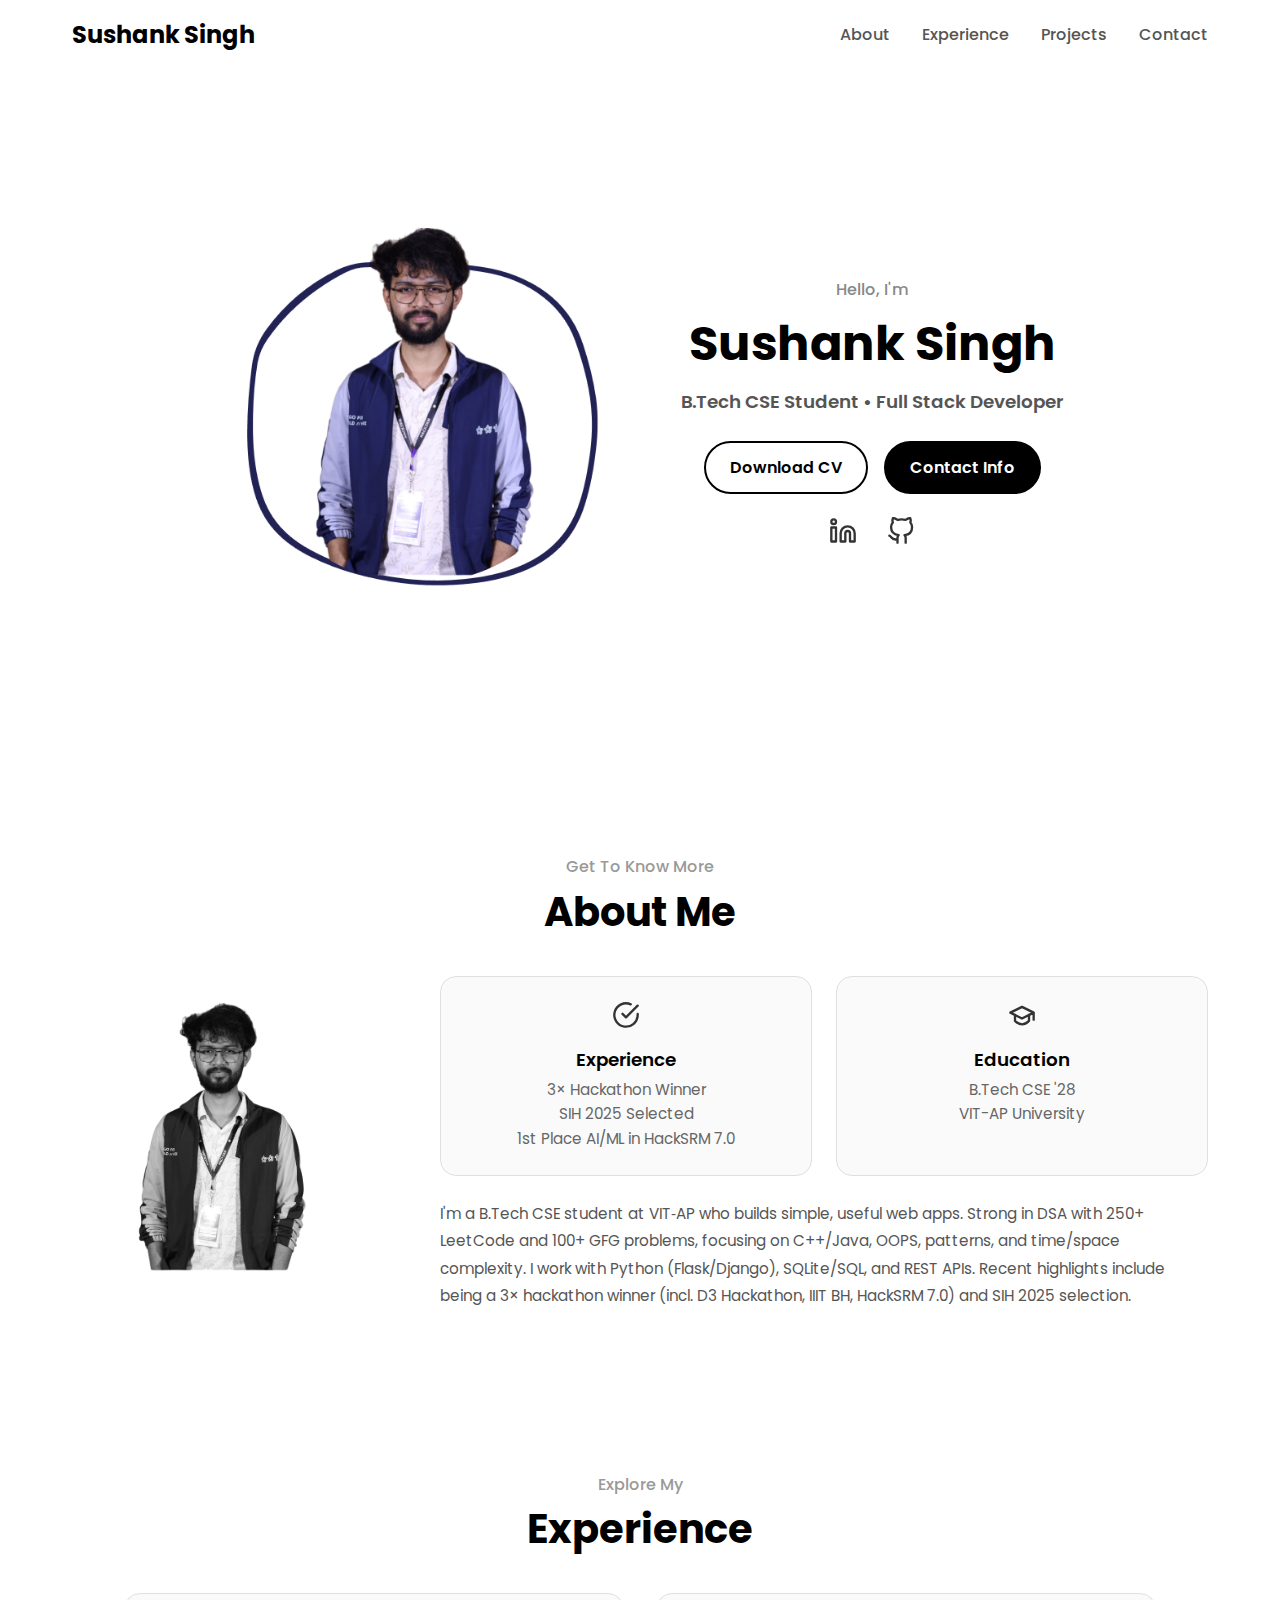
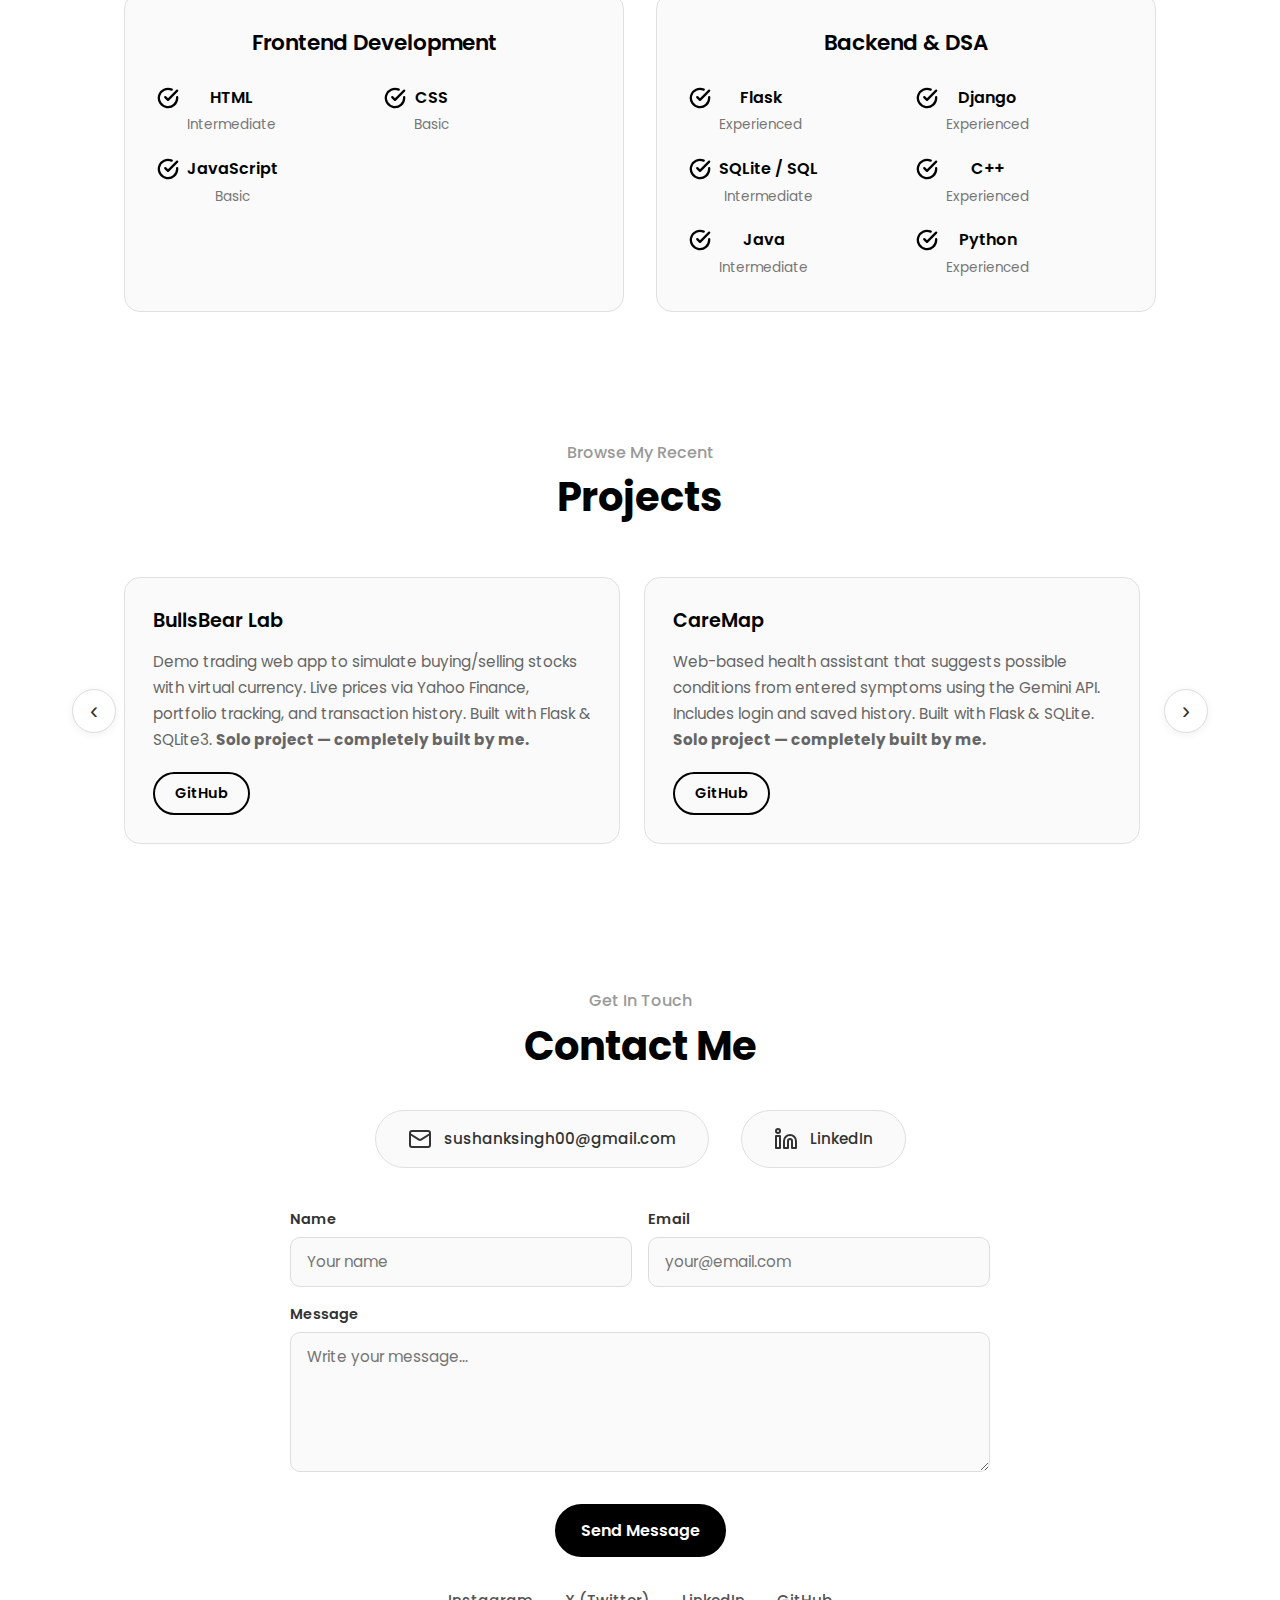
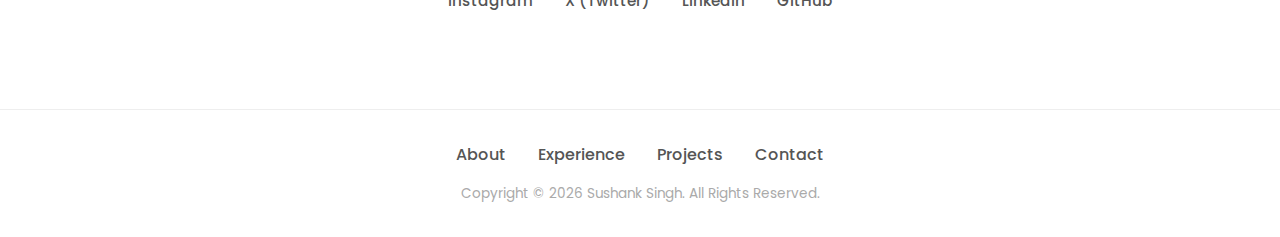
<file: index.html>
<!DOCTYPE html>
<html lang="en">
<head>
  <meta charset="UTF-8" />
  <meta name="viewport" content="width=device-width, initial-scale=1.0" />
  <title>Sushank Singh | Portfolio</title>
  <link href="https://fonts.googleapis.com/css2?family=Poppins:wght@300;400;500;600;700&display=swap" rel="stylesheet">
  <link rel="stylesheet" href="css/styles-v2.css">
</head>
<body>

  <!-- Desktop Nav -->
  <nav id="desktop-nav">
    <div class="nav-brand">Sushank Singh</div>
    <ul class="nav-links">
      <li><a href="#about">About</a></li>
      <li><a href="#experience">Experience</a></li>
      <li><a href="#projects">Projects</a></li>
      <li><a href="#contact">Contact</a></li>
    </ul>
  </nav>

  <!-- Hamburger Nav (mobile) -->
  <nav id="hamburger-nav">
    <div class="nav-brand">Sushank Singh</div>
    <div class="hamburger-menu">
      <div class="hamburger-icon" onclick="toggleMenu()">
        <span></span>
        <span></span>
        <span></span>
      </div>
      <div class="menu-links">
        <li><a href="#about" onclick="toggleMenu()">About</a></li>
        <li><a href="#experience" onclick="toggleMenu()">Experience</a></li>
        <li><a href="#projects" onclick="toggleMenu()">Projects</a></li>
        <li><a href="#contact" onclick="toggleMenu()">Contact</a></li>
      </div>
    </div>
  </nav>

  <!-- Hero / Profile -->
  <section id="profile">
    <div class="section__pic-container">
      <div class="hero-circle">
        <img src="assets/hero-circle.png" alt="Sushank Singh profile picture" />
      </div>
    </div>
    <div class="section__text">
      <p class="section__text__p1">Hello, I'm</p>
      <h1 class="title">Sushank Singh</h1>
      <p class="section__text__p2">B.Tech CSE Student &bull; Full Stack Developer</p>
      <div class="btn-container">
        <a href="assets/resume.pdf" target="_blank" rel="noopener" class="btn btn-outline">Download CV</a>
        <a href="#contact" class="btn btn-filled">Contact Info</a>
      </div>
      <div id="socials-container">
        <a href="https://www.linkedin.com/in/sushank-singh-92a80731a/" target="_blank" rel="noopener" aria-label="LinkedIn" class="social-icon">
          <svg xmlns="http://www.w3.org/2000/svg" width="28" height="28" viewBox="0 0 24 24" fill="none" stroke="currentColor" stroke-width="2" stroke-linecap="round" stroke-linejoin="round"><path d="M16 8a6 6 0 0 1 6 6v7h-4v-7a2 2 0 0 0-4 0v7h-4v-7a6 6 0 0 1 6-6z"/><rect x="2" y="9" width="4" height="12"/><circle cx="4" cy="4" r="2"/></svg>
        </a>
        <a href="https://github.com/sushanksingh00/" target="_blank" rel="noopener" aria-label="GitHub" class="social-icon">
          <svg xmlns="http://www.w3.org/2000/svg" width="28" height="28" viewBox="0 0 24 24" fill="none" stroke="currentColor" stroke-width="2" stroke-linecap="round" stroke-linejoin="round"><path d="M9 19c-5 1.5-5-2.5-7-3m14 6v-3.87a3.37 3.37 0 0 0-.94-2.61c3.14-.35 6.44-1.54 6.44-7A5.44 5.44 0 0 0 20 4.77 5.07 5.07 0 0 0 19.91 1S18.73.65 16 2.48a13.38 13.38 0 0 0-7 0C6.27.65 5.09 1 5.09 1A5.07 5.07 0 0 0 5 4.77a5.44 5.44 0 0 0-1.5 3.78c0 5.42 3.3 6.61 6.44 7A3.37 3.37 0 0 0 9 18.13V22"/></svg>
        </a>
      </div>
    </div>
  </section>

  <!-- About -->
  <section id="about">
    <p class="section__text__p1">Get To Know More</p>
    <h1 class="title">About Me</h1>
    <div class="section-container">
      <div class="section__pic-container about-pic">
        <img src="assets/hero.png" alt="About Sushank Singh" />
      </div>
      <div class="about-details-container">
        <div class="about-containers">
          <div class="details-container">
            <svg xmlns="http://www.w3.org/2000/svg" width="28" height="28" viewBox="0 0 24 24" fill="none" stroke="currentColor" stroke-width="2" stroke-linecap="round" stroke-linejoin="round"><path d="M22 11.08V12a10 10 0 1 1-5.93-9.14"/><polyline points="22 4 12 14.01 9 11.01"/></svg>
            <h3>Experience</h3>
            <p>3× Hackathon Winner<br/>SIH 2025 Selected<br/>1st Place AI/ML in HackSRM 7.0</p>
          </div>
          <div class="details-container">
            <svg xmlns="http://www.w3.org/2000/svg" width="28" height="28" viewBox="0 0 24 24" fill="none" stroke="currentColor" stroke-width="2" stroke-linecap="round" stroke-linejoin="round"><path d="M22 10v6M2 10l10-5 10 5-10 5z"/><path d="M6 12v5c3 3 6 3 6 3s3 0 6-3v-5"/></svg>
            <h3>Education</h3>
            <p>B.Tech CSE '28<br/>VIT-AP University</p>
          </div>
        </div>
        <div class="text-container">
          <p>
            I'm a B.Tech CSE student at VIT‑AP who builds simple, useful web apps. Strong in DSA with 250+ LeetCode and 100+ GFG problems, focusing on C++/Java, OOPS, patterns, and time/space complexity. I work with Python (Flask/Django), SQLite/SQL, and REST APIs. Recent highlights include being a 3× hackathon winner (incl. D3 Hackathon, IIIT BH, HackSRM 7.0) and SIH 2025 selection.
          </p>
        </div>
      </div>
    </div>
  </section>

  <!-- Experience -->
  <section id="experience">
    <p class="section__text__p1">Explore My</p>
    <h1 class="title">Experience</h1>
    <div class="experience-details-container">
      <div class="details-container">
        <h2 class="experience-sub-title">Frontend Development</h2>
        <div class="article-container">
          <article>
            <svg xmlns="http://www.w3.org/2000/svg" width="22" height="22" viewBox="0 0 24 24" fill="none" stroke="currentColor" stroke-width="2.5" stroke-linecap="round" stroke-linejoin="round"><path d="M22 11.08V12a10 10 0 1 1-5.93-9.14"/><polyline points="22 4 12 14.01 9 11.01"/></svg>
            <div>
              <h3>HTML</h3>
              <p>Intermediate</p>
            </div>
          </article>
          <article>
            <svg xmlns="http://www.w3.org/2000/svg" width="22" height="22" viewBox="0 0 24 24" fill="none" stroke="currentColor" stroke-width="2.5" stroke-linecap="round" stroke-linejoin="round"><path d="M22 11.08V12a10 10 0 1 1-5.93-9.14"/><polyline points="22 4 12 14.01 9 11.01"/></svg>
            <div>
              <h3>CSS</h3>
              <p>Basic</p>
            </div>
          </article>
          <article>
            <svg xmlns="http://www.w3.org/2000/svg" width="22" height="22" viewBox="0 0 24 24" fill="none" stroke="currentColor" stroke-width="2.5" stroke-linecap="round" stroke-linejoin="round"><path d="M22 11.08V12a10 10 0 1 1-5.93-9.14"/><polyline points="22 4 12 14.01 9 11.01"/></svg>
            <div>
              <h3>JavaScript</h3>
              <p>Basic</p>
            </div>
          </article>
        </div>
      </div>
      <div class="details-container">
        <h2 class="experience-sub-title">Backend &amp; DSA</h2>
        <div class="article-container">
          <article>
            <svg xmlns="http://www.w3.org/2000/svg" width="22" height="22" viewBox="0 0 24 24" fill="none" stroke="currentColor" stroke-width="2.5" stroke-linecap="round" stroke-linejoin="round"><path d="M22 11.08V12a10 10 0 1 1-5.93-9.14"/><polyline points="22 4 12 14.01 9 11.01"/></svg>
            <div>
              <h3>Flask</h3>
              <p>Experienced</p>
            </div>
          </article>
          <article>
            <svg xmlns="http://www.w3.org/2000/svg" width="22" height="22" viewBox="0 0 24 24" fill="none" stroke="currentColor" stroke-width="2.5" stroke-linecap="round" stroke-linejoin="round"><path d="M22 11.08V12a10 10 0 1 1-5.93-9.14"/><polyline points="22 4 12 14.01 9 11.01"/></svg>
            <div>
              <h3>Django</h3>
              <p>Experienced</p>
            </div>
          </article>
          <article>
            <svg xmlns="http://www.w3.org/2000/svg" width="22" height="22" viewBox="0 0 24 24" fill="none" stroke="currentColor" stroke-width="2.5" stroke-linecap="round" stroke-linejoin="round"><path d="M22 11.08V12a10 10 0 1 1-5.93-9.14"/><polyline points="22 4 12 14.01 9 11.01"/></svg>
            <div>
              <h3>SQLite / SQL</h3>
              <p>Intermediate</p>
            </div>
          </article>
          <article>
            <svg xmlns="http://www.w3.org/2000/svg" width="22" height="22" viewBox="0 0 24 24" fill="none" stroke="currentColor" stroke-width="2.5" stroke-linecap="round" stroke-linejoin="round"><path d="M22 11.08V12a10 10 0 1 1-5.93-9.14"/><polyline points="22 4 12 14.01 9 11.01"/></svg>
            <div>
              <h3>C++</h3>
              <p>Experienced</p>
            </div>
          </article>
          <article>
            <svg xmlns="http://www.w3.org/2000/svg" width="22" height="22" viewBox="0 0 24 24" fill="none" stroke="currentColor" stroke-width="2.5" stroke-linecap="round" stroke-linejoin="round"><path d="M22 11.08V12a10 10 0 1 1-5.93-9.14"/><polyline points="22 4 12 14.01 9 11.01"/></svg>
            <div>
              <h3>Java</h3>
              <p>Intermediate</p>
            </div>
          </article>
          <article>
            <svg xmlns="http://www.w3.org/2000/svg" width="22" height="22" viewBox="0 0 24 24" fill="none" stroke="currentColor" stroke-width="2.5" stroke-linecap="round" stroke-linejoin="round"><path d="M22 11.08V12a10 10 0 1 1-5.93-9.14"/><polyline points="22 4 12 14.01 9 11.01"/></svg>
            <div>
              <h3>Python</h3>
              <p>Experienced</p>
            </div>
          </article>
        </div>
      </div>
    </div>
  </section>

  <!-- Projects -->
  <section id="projects">
    <p class="section__text__p1">Browse My Recent</p>
    <h1 class="title">Projects</h1>
    <div class="carousel-wrapper">
      <button class="carousel-btn carousel-btn--left" aria-label="Previous" onclick="scrollCarousel(-1)">&#8249;</button>
      <div class="carousel-track">
        <div class="details-container project-card">
          <h2 class="project-title">BullsBear Lab</h2>
          <p class="project-desc">Demo trading web app to simulate buying/selling stocks with virtual currency. Live prices via Yahoo Finance, portfolio tracking, and transaction history. Built with Flask &amp; SQLite3. <strong>Solo project — completely built by me.</strong></p>
          <div class="btn-container">
            <a href="https://github.com/sushanksingh00/Finance-App" target="_blank" rel="noopener" class="btn btn-outline btn-sm">GitHub</a>
          </div>
        </div>
        <div class="details-container project-card">
          <h2 class="project-title">CareMap</h2>
          <p class="project-desc">Web-based health assistant that suggests possible conditions from entered symptoms using the Gemini API. Includes login and saved history. Built with Flask &amp; SQLite. <strong>Solo project — completely built by me.</strong></p>
          <div class="btn-container">
            <a href="https://github.com/sushanksingh00/CareMap" target="_blank" rel="noopener" class="btn btn-outline btn-sm">GitHub</a>
          </div>
        </div>
        <div class="details-container project-card">
          <h2 class="project-title">Market Nearby</h2>
          <p class="project-desc">Django app to find nearby shops (within 10 km) and check item availability, with roles for customer, shopkeeper, and admin. <strong>Solo project — completely built by me.</strong></p>
          <div class="btn-container">
            <a href="https://github.com/sushanksingh00/market-nearby" target="_blank" rel="noopener" class="btn btn-outline btn-sm">GitHub</a>
          </div>
        </div>
        <div class="details-container project-card">
          <h2 class="project-title">SafePassage</h2>
          <p class="project-desc">Computes a safety index for road segments then recommends the safest route. <strong>Group project — my contributions: pothole detection API, ambulance siren detection ML model, and parts of the backend.</strong></p>
          <div class="btn-container">
            <a href="https://github.com/Atharv714/Safe-Passage" target="_blank" rel="noopener" class="btn btn-outline btn-sm">GitHub</a>
          </div>
        </div>
      </div>
      <button class="carousel-btn carousel-btn--right" aria-label="Next" onclick="scrollCarousel(1)">&#8250;</button>
    </div>
  </section>

  <!-- Contact -->
  <section id="contact">
    <p class="section__text__p1">Get In Touch</p>
    <h1 class="title">Contact Me</h1>
    <div class="contact-info-upper-container">
      <div class="contact-info-container">
        <svg xmlns="http://www.w3.org/2000/svg" width="24" height="24" viewBox="0 0 24 24" fill="none" stroke="currentColor" stroke-width="2" stroke-linecap="round" stroke-linejoin="round"><rect width="20" height="16" x="2" y="4" rx="2"/><path d="m22 7-8.97 5.7a1.94 1.94 0 0 1-2.06 0L2 7"/></svg>
        <p><a href="mailto:sushanksingh00@gmail.com">sushanksingh00@gmail.com</a></p>
      </div>
      <div class="contact-info-container">
        <svg xmlns="http://www.w3.org/2000/svg" width="24" height="24" viewBox="0 0 24 24" fill="none" stroke="currentColor" stroke-width="2" stroke-linecap="round" stroke-linejoin="round"><path d="M16 8a6 6 0 0 1 6 6v7h-4v-7a2 2 0 0 0-4 0v7h-4v-7a6 6 0 0 1 6-6z"/><rect x="2" y="9" width="4" height="12"/><circle cx="4" cy="4" r="2"/></svg>
        <p><a href="https://www.linkedin.com/in/sushank-singh-92a80731a/" target="_blank" rel="noopener">LinkedIn</a></p>
      </div>
    </div>
    <form action="https://formspree.io/f/xldpqewl" method="POST" class="contact-form">
      <div class="form-row">
        <div>
          <label for="name">Name</label>
          <input type="text" id="name" name="name" placeholder="Your name" required />
        </div>
        <div>
          <label for="email">Email</label>
          <input type="email" id="email" name="email" placeholder="your@email.com" required />
        </div>
      </div>
      <div>
        <label for="message">Message</label>
        <textarea id="message" name="message" placeholder="Write your message..." required></textarea>
      </div>
      <div class="form-actions">
        <button type="submit" class="btn btn-filled">Send Message</button>
      </div>
    </form>

    <div class="socials-row">
      <a href="https://www.instagram.com/29sushank/" target="_blank" rel="noopener">Instagram</a>
      <a href="https://x.com/2929sushank/" target="_blank" rel="noopener">X (Twitter)</a>
      <a href="https://www.linkedin.com/in/sushank-singh-92a80731a/" target="_blank" rel="noopener">LinkedIn</a>
      <a href="https://github.com/sushanksingh00/" target="_blank" rel="noopener">GitHub</a>
    </div>
  </section>

  <footer>
    <nav>
      <ul class="nav-links footer-links">
        <li><a href="#about">About</a></li>
        <li><a href="#experience">Experience</a></li>
        <li><a href="#projects">Projects</a></li>
        <li><a href="#contact">Contact</a></li>
      </ul>
    </nav>
    <p>Copyright &copy; 2026 Sushank Singh. All Rights Reserved.</p>
  </footer>

  <script>
    function toggleMenu() {
      const menu = document.querySelector('.menu-links');
      const icon = document.querySelector('.hamburger-icon');
      menu.classList.toggle('open');
      icon.classList.toggle('open');
    }

    function scrollCarousel(direction) {
      const track = document.querySelector('.carousel-track');
      const cardWidth = track.querySelector('.project-card').offsetWidth + 24; // card + gap
      track.scrollBy({ left: direction * cardWidth, behavior: 'smooth' });
    }
  </script>
</body>
</html>
</file>
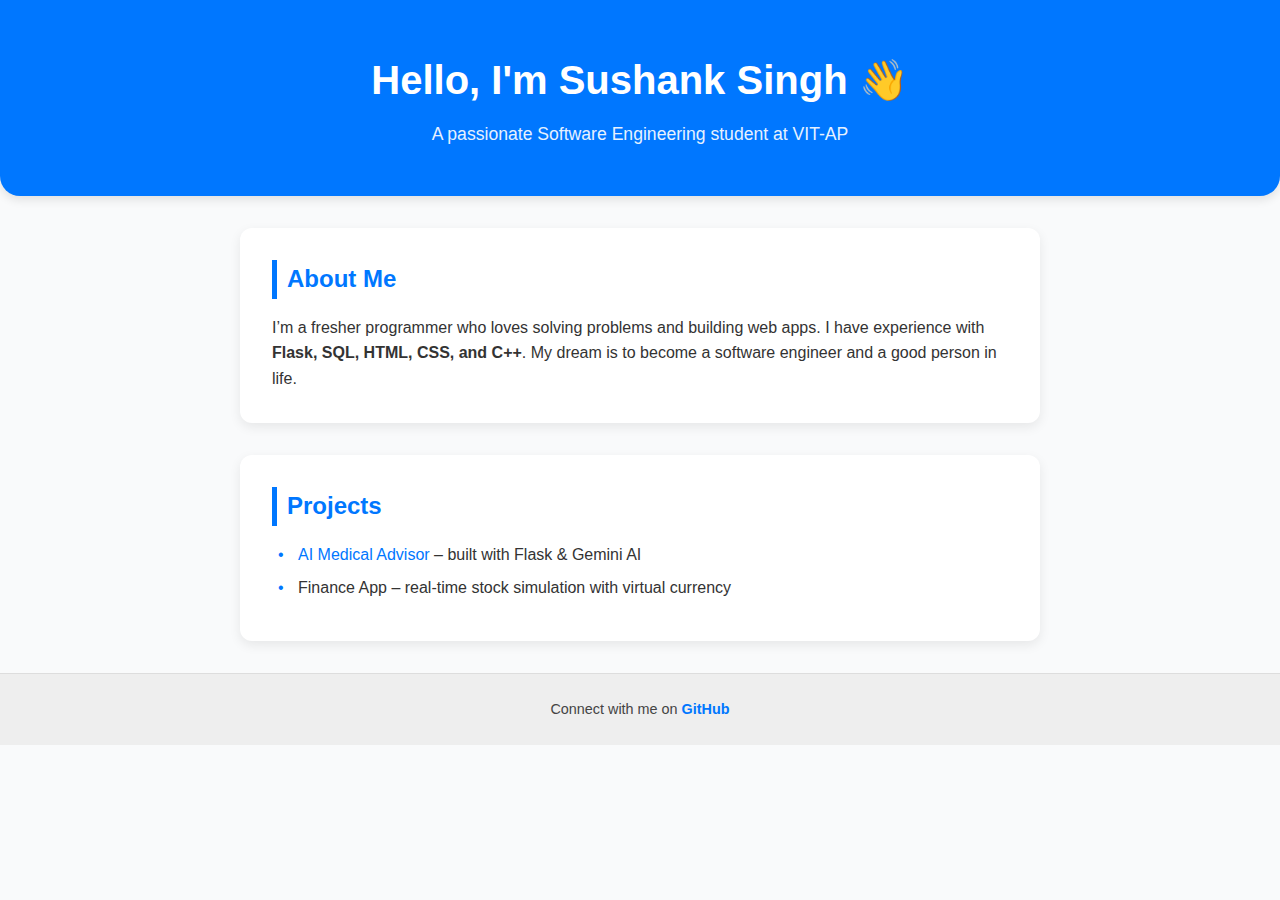
<file: about-me.html>
<!DOCTYPE html>
<html lang="en">
<head>
  <meta charset="UTF-8" />
  <meta name="viewport" content="width=device-width, initial-scale=1.0" />
  <title>About Me - Sushank Singh</title>

  <style>
    /* 🌈 Basic Reset */
    * {
      margin: 0;
      padding: 0;
      box-sizing: border-box;
    }

    body {
      font-family: 'Segoe UI', sans-serif;
      background: #f9fafb;
      color: #333;
      line-height: 1.6;
    }

    header {
      background: #0077ff;
      color: white;
      text-align: center;
      padding: 3rem 1rem;
      border-bottom-left-radius: 20px;
      border-bottom-right-radius: 20px;
      box-shadow: 0 4px 10px rgba(0,0,0,0.1);
    }

    header h1 {
      font-size: 2.5rem;
      margin-bottom: 0.5rem;
    }

    header p {
      font-size: 1.1rem;
      opacity: 0.9;
    }

    section {
      padding: 2rem;
      max-width: 800px;
      margin: 2rem auto;
      background: white;
      border-radius: 12px;
      box-shadow: 0 4px 12px rgba(0,0,0,0.08);
    }

    h2 {
      color: #0077ff;
      margin-bottom: 1rem;
      border-left: 5px solid #0077ff;
      padding-left: 10px;
    }

    ul {
      list-style: none;
      padding-left: 1rem;
    }

    ul li {
      margin: 0.5rem 0;
      padding-left: 10px;
      position: relative;
    }

    ul li::before {
      content: "•";
      color: #0077ff;
      position: absolute;
      left: -10px;
    }

    a {
      color: #0077ff;
      text-decoration: none;
    }

    a:hover {
      text-decoration: underline;
    }

    footer {
      text-align: center;
      padding: 1.5rem;
      background: #eee;
      color: #444;
      border-top: 1px solid #ddd;
      font-size: 0.9rem;
    }

    footer a {
      color: #0077ff;
      font-weight: bold;
    }

    /* 📱 Responsive */
    @media (max-width: 600px) {
      header h1 {
        font-size: 2rem;
      }
      section {
        margin: 1rem;
        padding: 1.5rem;
      }
    }
  </style>
</head>
<body>
  <header>
    <h1>Hello, I'm Sushank Singh 👋</h1>
    <p>A passionate Software Engineering student at VIT-AP</p>
  </header>

  <section id="about">
    <h2>About Me</h2>
    <p>
      I’m a fresher programmer who loves solving problems and building web apps.
      I have experience with <strong>Flask, SQL, HTML, CSS, and C++</strong>.
      My dream is to become a software engineer and a good person in life.
    </p>
  </section>

  <section id="projects">
    <h2>Projects</h2>
    <ul>
      <li><a href="https://github.com/sushanksingh00/First-Hackathon" target="_blank">AI Medical Advisor</a> – built with Flask & Gemini AI</li>
      <li>Finance App – real-time stock simulation with virtual currency</li>
    </ul>
  </section>

  <footer>
    <p>Connect with me on 
      <a href="https://github.com/sushanksingh00" target="_blank">GitHub</a>
    </p>
  </footer>
</body>
</html>
</file>
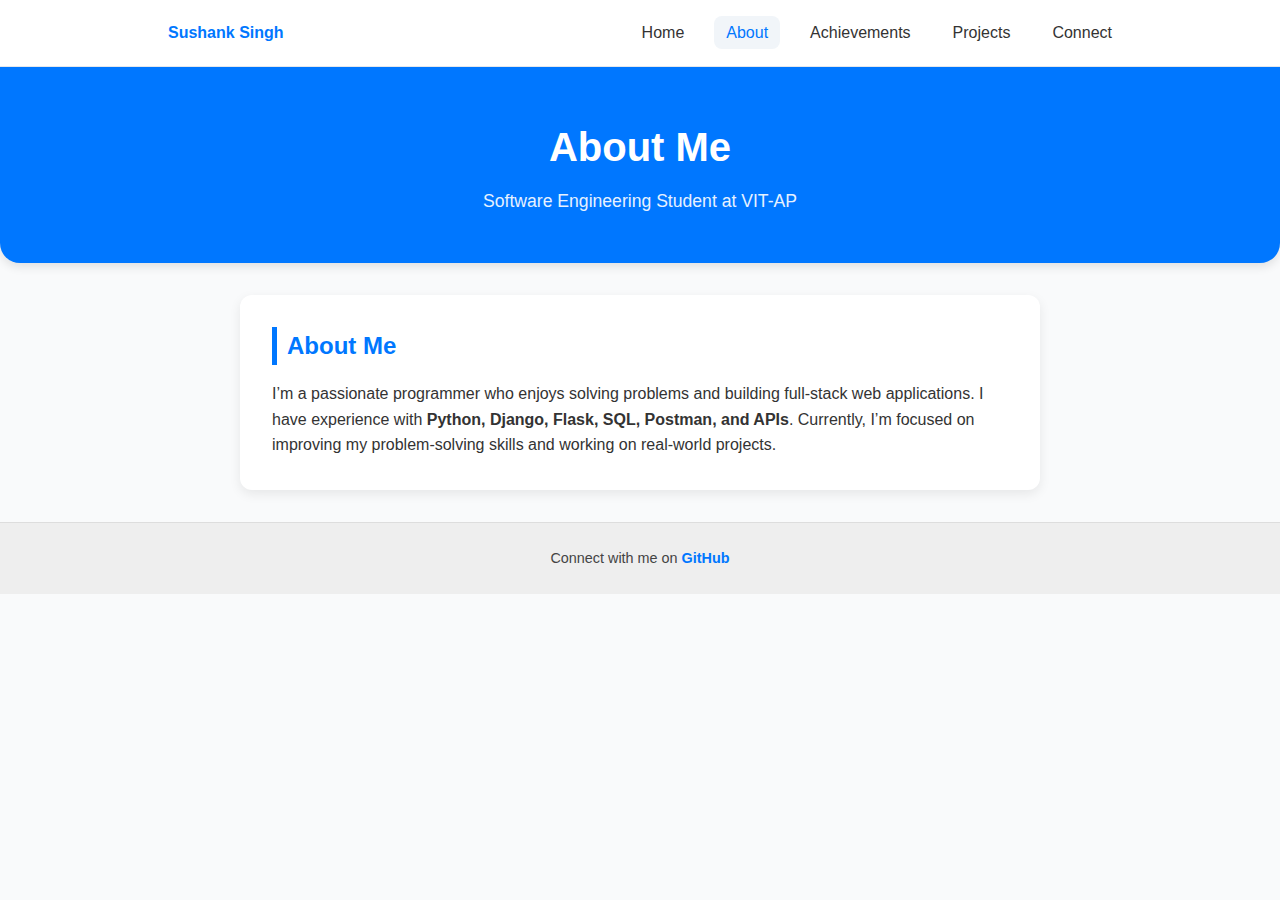
<file: about.html>
<!DOCTYPE html>
<html lang="en">
<head>
  <meta charset="UTF-8" />
  <meta name="viewport" content="width=device-width, initial-scale=1.0" />
  <title>About - Sushank Singh</title>
  <style>
    * { margin: 0; padding: 0; box-sizing: border-box; }
    body { font-family: 'Segoe UI', sans-serif; background: #f9fafb; color: #333; line-height: 1.6; }
    html { scroll-behavior: smooth; }
    nav { position: sticky; top: 0; background: #fff; border-bottom: 1px solid #e5e7eb; z-index: 1000; }
    .navbar { max-width: 1000px; margin: 0 auto; display: flex; align-items: center; justify-content: space-between; padding: 0.75rem 1rem; position: relative; }
    .navbar .brand { font-weight: 700; color: #0077ff; }
    .navbar ul { display: flex; gap: 0.5rem; list-style: none; padding: 0; margin: 0; }
    .navbar ul li::before { content: none; }
    .navbar a { color: #333; padding: 0.5rem 0.75rem; border-radius: 8px; font-weight: 500; text-decoration: none; }
    .navbar a:hover { background: #f1f5f9; color: #0077ff; }
    .navbar a.active { background: #f1f5f9; color: #0077ff; }
    #nav-toggle { position: absolute; opacity: 0; pointer-events: none; }
    .hamburger { display: none; font-size: 1.25rem; padding: 0.4rem 0.6rem; border-radius: 8px; cursor: pointer; }
    section { scroll-margin-top: 80px; }
    @media (max-width: 700px) {
      .hamburger { display: block; }
      .navbar ul { display: none; position: absolute; right: 1rem; top: 52px; background: #fff; border: 1px solid #e5e7eb; border-radius: 10px; box-shadow: 0 8px 24px rgba(0,0,0,0.08); padding: 0.5rem; flex-direction: column; min-width: 200px; }
      #nav-toggle:checked + label + ul { display: flex; }
      .navbar a { display: block; }
    }
    header { background: #0077ff; color: white; text-align: center; padding: 3rem 1rem; border-bottom-left-radius: 20px; border-bottom-right-radius: 20px; box-shadow: 0 4px 10px rgba(0,0,0,0.1); }
    header h1 { font-size: 2.5rem; margin-bottom: 0.5rem; }
    header p { font-size: 1.1rem; opacity: 0.9; }
    section { padding: 2rem; max-width: 800px; margin: 2rem auto; background: white; border-radius: 12px; box-shadow: 0 4px 12px rgba(0,0,0,0.08); }
    h2 { color: #0077ff; margin-bottom: 1rem; border-left: 5px solid #0077ff; padding-left: 10px; }
    ul { list-style: none; padding-left: 1rem; }
    ul li { margin: 0.5rem 0; padding-left: 10px; position: relative; }
    ul li::before { content: "•"; color: #0077ff; position: absolute; left: -10px; }
    a { color: #0077ff; text-decoration: none; }
    a:hover { text-decoration: underline; }
    footer { text-align: center; padding: 1.5rem; background: #eee; color: #444; border-top: 1px solid #ddd; font-size: 0.9rem; }
    footer a { color: #0077ff; font-weight: bold; }
  </style>
</head>
<body>
  <nav>
    <div class="navbar">
      <a class="brand" href="index.html">Sushank Singh</a>
      <input id="nav-toggle" type="checkbox" />
      <label for="nav-toggle" class="hamburger" aria-label="Toggle navigation">☰</label>
      <ul>
        <li><a href="index.html">Home</a></li>
        <li><a class="active" href="about.html">About</a></li>
        <li><a href="achievements.html">Achievements</a></li>
        <li><a href="projects.html">Projects</a></li>
        <li><a href="connect.html">Connect</a></li>
      </ul>
    </div>
  </nav>

  <header>
    <h1>About Me</h1>
    <p>Software Engineering Student at VIT-AP</p>
  </header>

  <section id="about">
    <h2>About Me</h2>
    <p>
      I’m a passionate programmer who enjoys solving problems and building full-stack web applications.
      I have experience with <strong>Python, Django, Flask, SQL, Postman, and APIs</strong>.
      Currently, I’m focused on improving my problem-solving skills and working on real-world projects.
    </p>
  </section>

  <footer>
    <p>Connect with me on 
      <a href="https://github.com/sushanksingh00" target="_blank">GitHub</a>
    </p>
  </footer>
</body>
</html>
</file>
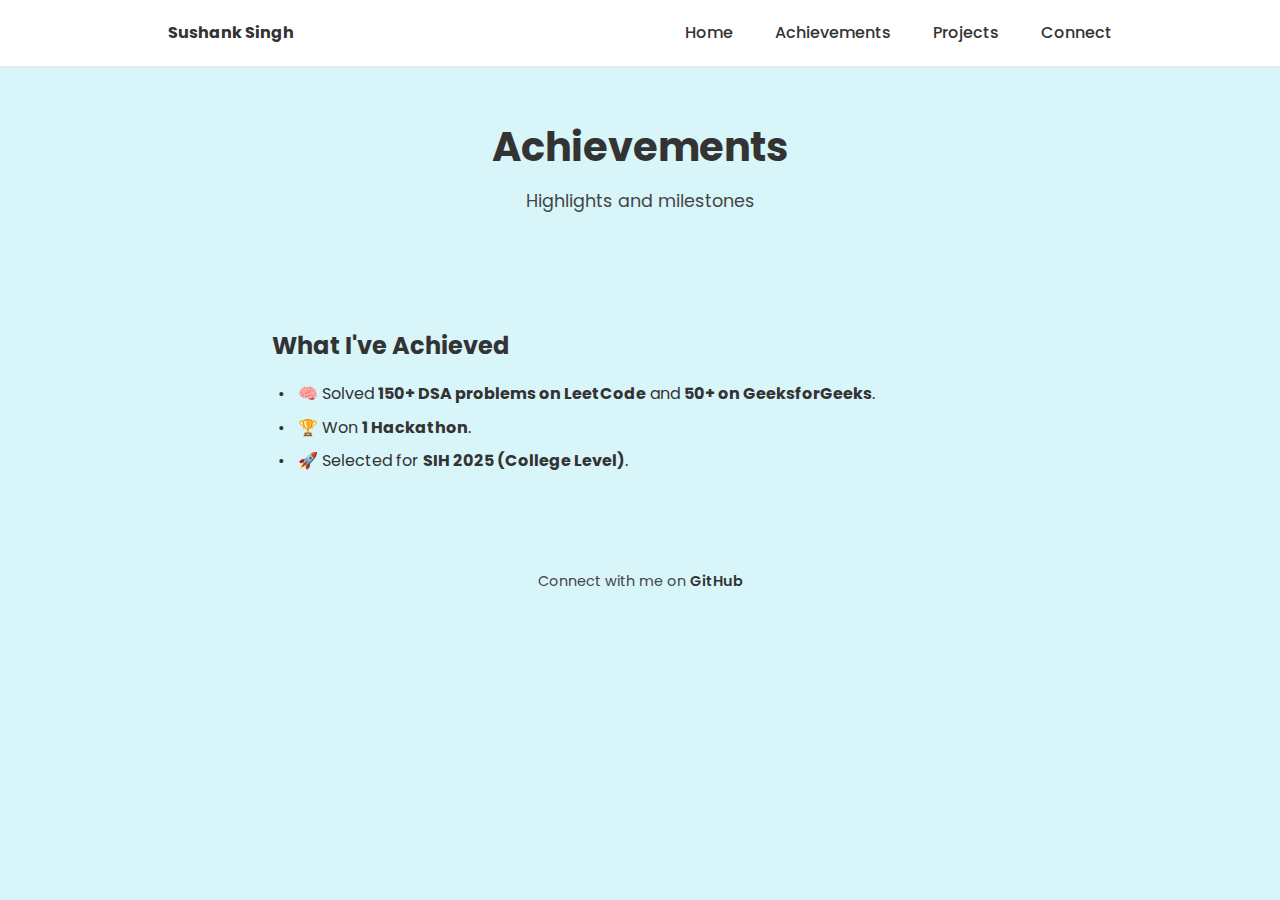
<file: achievements.html>
<!DOCTYPE html>
<html lang="en">
<head>
  <meta charset="UTF-8" />
  <meta name="viewport" content="width=device-width, initial-scale=1.0" />
  <title>Achievements - Sushank Singh</title>
  <link href="https://fonts.googleapis.com/css2?family=Poppins:wght@400;600;700&display=swap" rel="stylesheet">
  <link rel="stylesheet" href="css/styles.css">
</head>
<body>
  <nav>
    <div class="navbar">
      <a class="brand" href="index.html">Sushank Singh</a>
      <input id="nav-toggle" type="checkbox" />
      <label for="nav-toggle" class="hamburger" aria-label="Toggle navigation">☰</label>
      <ul>
        <li><a href="index.html">Home</a></li>
        <li><a class="active" href="achievements.html">Achievements</a></li>
        <li><a href="projects.html">Projects</a></li>
        <li><a href="connect.html">Connect</a></li>
      </ul>
    </div>
  </nav>

  <header>
    <h1>Achievements</h1>
    <p>Highlights and milestones</p>
  </header>

  <section id="achievements">
    <h2>What I've Achieved</h2>
    <ul>
      <li>🧠 Solved <strong>150+ DSA problems on LeetCode</strong> and <strong>50+ on GeeksforGeeks</strong>.</li>
      <li>🏆 Won <strong>1 Hackathon</strong>.</li>
      <li>🚀 Selected for <strong>SIH 2025 (College Level)</strong>.</li>
    </ul>
  </section>

  <footer>
    <p>Connect with me on 
      <a href="https://github.com/sushanksingh00" target="_blank">GitHub</a>
    </p>
  </footer>
</body>
</html>
</file>
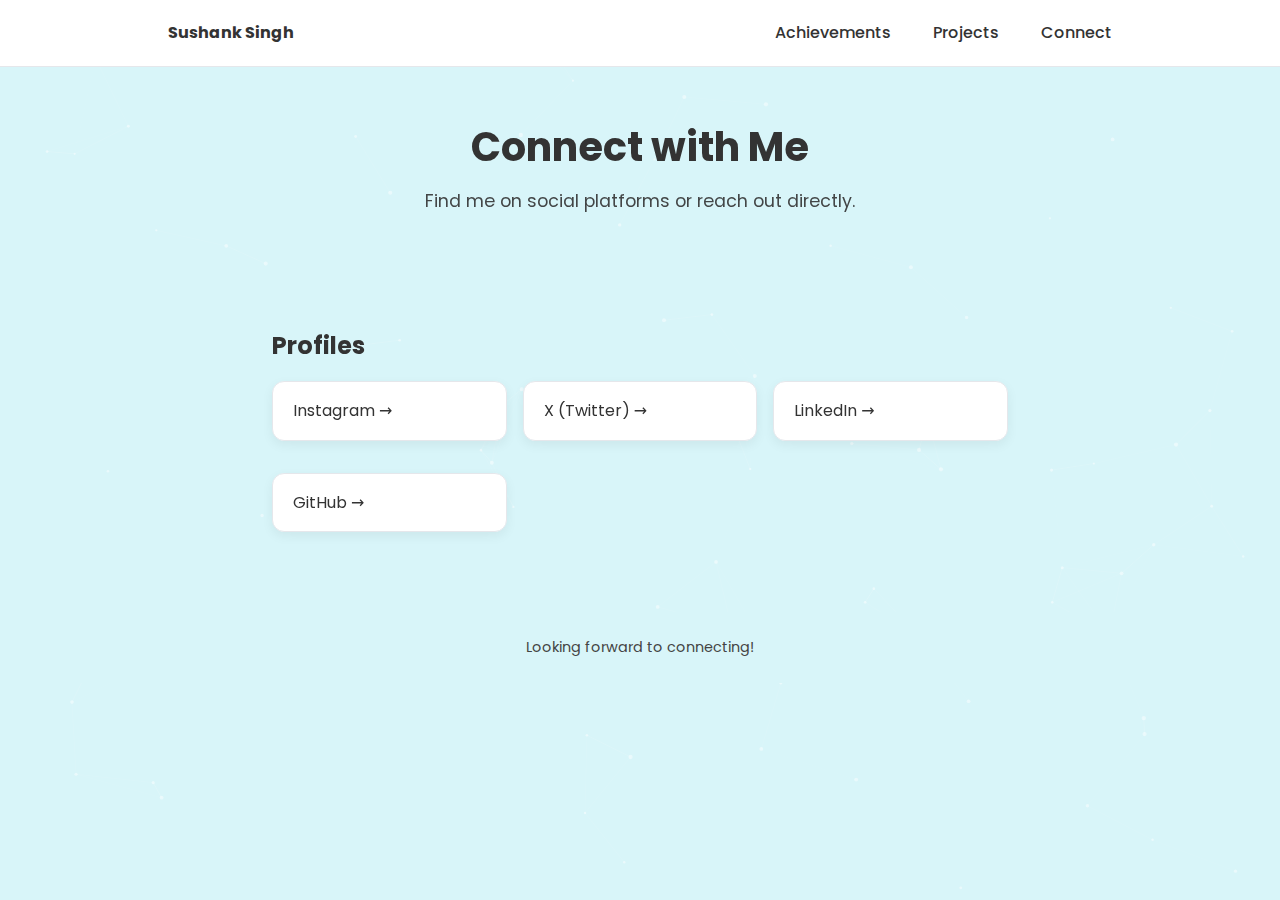
<file: connect.html>
<!DOCTYPE html>
<html lang="en" class="connect-page">
<head>
  <meta charset="UTF-8" />
  <meta name="viewport" content="width=device-width, initial-scale=1.0" />
  <title>Connect - Sushank Singh</title>
  <link href="https://fonts.googleapis.com/css2?family=Poppins:wght@400;600;700&display=swap" rel="stylesheet">
  <link rel="stylesheet" href="css/styles.css">
</head>
<body>
  <canvas id="bg-canvas" aria-hidden="true"></canvas>
  <nav>
    <div class="navbar">
      <a class="brand" href="index.html">Sushank Singh</a>
      <input id="nav-toggle" type="checkbox" />
      <label for="nav-toggle" class="hamburger" aria-label="Toggle navigation">☰</label>
      <ul>
        <li><a href="achievements.html">Achievements</a></li>
        <li><a href="projects.html">Projects</a></li>
        <li><a href="connect.html" aria-current="page">Connect</a></li>
      </ul>
    </div>
  </nav>

  <header>
    <h1>Connect with Me</h1>
    <p>Find me on social platforms or reach out directly.</p>
  </header>

  <main>
    <section>
      <h2>Profiles</h2>
      <div class="cards">
        <a class="card" href="https://www.instagram.com/29sushank/" target="_blank" rel="noopener">Instagram →</a>
        <a class="card" href="https://x.com/2929sushank" target="_blank" rel="noopener">X (Twitter) →</a>
        <a class="card" href="https://www.linkedin.com/in/sushank-singh-63ba9a319" target="_blank" rel="noopener">LinkedIn →</a>
        <a class="card" href="https://github.com/sushanksingh00" target="_blank" rel="noopener">GitHub →</a>
      </div>
    </section>
  </main>

  <footer>
    <p>Looking forward to connecting!</p>
  </footer>

  <script src="js/bg.js" defer></script>
</body>
</html>
</file>
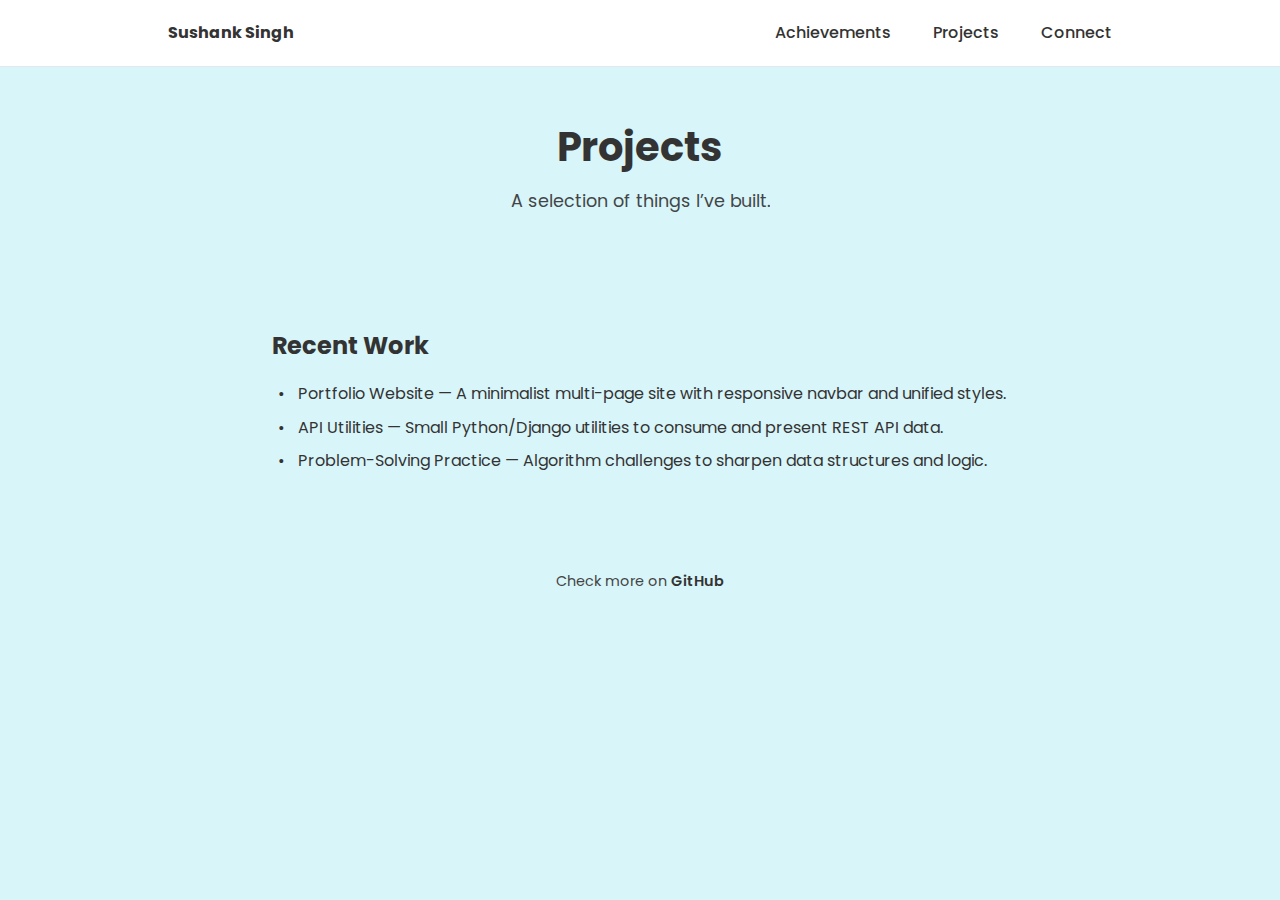
<file: projects.html>
<!DOCTYPE html>
<html lang="en">
<head>
  <meta charset="UTF-8" />
  <meta name="viewport" content="width=device-width, initial-scale=1.0" />
  <title>Projects - Sushank Singh</title>
  <link href="https://fonts.googleapis.com/css2?family=Poppins:wght@400;600;700&display=swap" rel="stylesheet">
  <link rel="stylesheet" href="css/styles.css">
</head>
<body>
  <nav>
    <div class="navbar">
      <a class="brand" href="index.html">Sushank Singh</a>
      <input id="nav-toggle" type="checkbox" />
      <label for="nav-toggle" class="hamburger" aria-label="Toggle navigation">☰</label>
      <ul>
        <li><a href="achievements.html">Achievements</a></li>
        <li><a href="projects.html" aria-current="page">Projects</a></li>
        <li><a href="connect.html">Connect</a></li>
      </ul>
    </div>
  </nav>

  <header>
    <h1>Projects</h1>
    <p>A selection of things I’ve built.</p>
  </header>

  <main>
    <section>
      <h2>Recent Work</h2>
      <ul>
        <li>
          Portfolio Website — A minimalist multi-page site with responsive navbar and unified styles.
        </li>
        <li>
          API Utilities — Small Python/Django utilities to consume and present REST API data.
        </li>
        <li>
          Problem-Solving Practice — Algorithm challenges to sharpen data structures and logic.
        </li>
      </ul>
    </section>
  </main>

  <footer>
    <p>Check more on <a href="https://github.com/sushanksingh00" target="_blank">GitHub</a></p>
  </footer>
</body>
</html>
</file>
<file: css/styles-v2.css>
/* ===== Minimalist Black & White Portfolio ===== */
@import url('https://fonts.googleapis.com/css2?family=Poppins:wght@300;400;500;600;700&display=swap');

/* ---------- Reset & Base ---------- */
* {
  margin: 0;
  padding: 0;
  box-sizing: border-box;
}

html {
  scroll-behavior: smooth;
}

body {
  font-family: 'Poppins', sans-serif;
  background: #ffffff;
  color: #333333;
  line-height: 1.6;
}

a {
  color: #333;
  text-decoration: none;
  transition: color 0.25s;
}
a:hover {
  color: #000;
  text-decoration: underline;
}

/* ---------- Desktop Nav ---------- */
#desktop-nav {
  display: flex;
  justify-content: space-between;
  align-items: center;
  max-width: 1200px;
  margin: 0 auto;
  padding: 1rem 2rem;
}
.nav-brand {
  font-size: 1.5rem;
  font-weight: 700;
  color: #000;
}
.nav-links {
  display: flex;
  gap: 2rem;
  list-style: none;
}
.nav-links li a {
  font-size: 1rem;
  font-weight: 500;
  color: #555;
  transition: color 0.2s;
}
.nav-links li a:hover {
  color: #000;
  text-decoration: none;
}

/* ---------- Hamburger Nav ---------- */
#hamburger-nav {
  display: none;
  justify-content: space-between;
  align-items: center;
  padding: 1rem 2rem;
}

.hamburger-menu {
  position: relative;
}

.hamburger-icon {
  display: flex;
  flex-direction: column;
  justify-content: space-between;
  height: 24px;
  width: 30px;
  cursor: pointer;
}

.hamburger-icon span {
  width: 100%;
  height: 2px;
  background: #000;
  transition: all 0.3s ease;
}

.hamburger-icon.open span:first-child {
  transform: rotate(45deg) translate(8px, 5px);
}
.hamburger-icon.open span:nth-child(2) {
  opacity: 0;
}
.hamburger-icon.open span:last-child {
  transform: rotate(-45deg) translate(8px, -5px);
}

.menu-links {
  position: absolute;
  top: 100%;
  right: 0;
  background: #fff;
  width: max-content;
  max-height: 0;
  overflow: hidden;
  transition: all 0.3s ease;
  border-radius: 12px;
  box-shadow: 0 4px 20px rgba(0,0,0,0.1);
  z-index: 999;
}
.menu-links.open {
  max-height: 300px;
  padding: 0.5rem 0;
}
.menu-links li {
  list-style: none;
}
.menu-links li a {
  display: block;
  padding: 0.75rem 2rem;
  font-size: 1rem;
  color: #333;
  text-align: center;
}
.menu-links li a:hover {
  background: #f5f5f5;
  text-decoration: none;
}

@media (max-width: 768px) {
  #desktop-nav {
    display: none;
  }
  #hamburger-nav {
    display: flex;
  }
}

/* ---------- Sections (common) ---------- */
section {
  padding: 4rem 2rem;
  max-width: 1200px;
  margin: 0 auto;
}

.section__text__p1 {
  text-align: center;
  color: #999;
  font-size: 1rem;
  font-weight: 500;
}

.title {
  text-align: center;
  font-size: 2.5rem;
  font-weight: 700;
  color: #000;
  margin-bottom: 2rem;
}

@media (max-width: 768px) {
  .title {
    font-size: 2rem;
  }
}

/* ---------- Buttons ---------- */
.btn-container {
  display: flex;
  justify-content: center;
  gap: 1rem;
  flex-wrap: wrap;
}

.btn {
  display: inline-block;
  padding: 0.75rem 1.5rem;
  border-radius: 9999px;
  font-weight: 600;
  font-size: 1rem;
  cursor: pointer;
  text-decoration: none;
  transition: all 0.25s;
  border: 2px solid #000;
  text-align: center;
}

.btn-outline {
  background: transparent;
  color: #000;
}
.btn-outline:hover {
  background: #000;
  color: #fff;
  text-decoration: none;
}

.btn-filled {
  background: #000;
  color: #fff;
  border-color: #000;
}
.btn-filled:hover {
  background: #333;
  border-color: #333;
  text-decoration: none;
}

.btn-sm {
  padding: 0.5rem 1.25rem;
  font-size: 0.9rem;
}

button.btn {
  font-family: inherit;
}

/* ---------- Profile / Hero ---------- */
#profile {
  display: flex;
  justify-content: center;
  align-items: center;
  gap: 4rem;
  min-height: 80vh;
  padding-top: 2rem;
}

.section__pic-container {
  flex-shrink: 0;
}

/* Hero circle image (circle is part of the PNG) */
.hero-circle {
  width: 400px;
  height: 400px;
}

.hero-circle img {
  width: 100%;
  height: 100%;
  object-fit: contain;
  display: block;
}

.section__text {
  text-align: center;
  max-width: 420px;
}

.section__text .section__text__p1 {
  font-size: 1rem;
  color: #888;
  margin-bottom: 0.25rem;
}

.section__text .title {
  font-size: 3rem;
  margin-bottom: 0.25rem;
}

.section__text__p2 {
  text-align: center;
  font-size: 1.15rem;
  color: #555;
  font-weight: 600;
  margin-bottom: 1.5rem;
}

#socials-container {
  display: flex;
  justify-content: center;
  gap: 1rem;
  margin-top: 1rem;
}
.social-icon {
  display: inline-flex;
  align-items: center;
  justify-content: center;
  width: 42px;
  height: 42px;
  color: #333;
  transition: color 0.2s;
}
.social-icon:hover {
  color: #000;
  text-decoration: none;
}

@media (max-width: 768px) {
  #profile {
    flex-direction: column;
    gap: 2rem;
    min-height: auto;
    padding-top: 3rem;
  }
  .hero-circle {
    width: 300px;
    height: 300px;
  }
  .section__text .title {
    font-size: 2.25rem;
  }
}

/* ---------- About ---------- */
.section-container {
  display: flex;
  gap: 3rem;
  align-items: flex-start;
}

.about-pic {
  flex-shrink: 0;
}
.about-pic img {
  width: 320px;
  height: 360px;
  object-fit: cover;
  border-radius: 16px;
  filter: grayscale(100%);
}

.about-details-container {
  flex: 1;
}

.about-containers {
  display: flex;
  gap: 1.5rem;
  margin-bottom: 1.5rem;
}

.details-container {
  border: 1px solid #e0e0e0;
  border-radius: 16px;
  padding: 1.5rem;
  text-align: center;
  flex: 1;
  background: #fafafa;
}

.details-container svg {
  margin-bottom: 0.5rem;
  color: #333;
}

.details-container h3 {
  font-size: 1.15rem;
  font-weight: 600;
  color: #000;
  margin-bottom: 0.25rem;
}

.details-container p {
  color: #666;
  font-size: 0.95rem;
}

.text-container p {
  color: #555;
  font-size: 0.95rem;
  line-height: 1.8;
}

@media (max-width: 768px) {
  .section-container {
    flex-direction: column;
    align-items: center;
  }
  .about-pic img {
    width: 260px;
    height: 300px;
  }
  .about-containers {
    flex-direction: column;
  }
}

/* ---------- Experience ---------- */
.experience-details-container {
  display: flex;
  gap: 2rem;
  justify-content: center;
}

.experience-details-container .details-container {
  padding: 2rem;
  max-width: 500px;
  flex: 1;
}

.experience-sub-title {
  font-size: 1.35rem;
  font-weight: 600;
  color: #000;
  margin-bottom: 1.5rem;
}

.article-container {
  display: grid;
  grid-template-columns: 1fr 1fr;
  gap: 1.25rem;
}

.article-container article {
  display: flex;
  align-items: flex-start;
  gap: 0.5rem;
}

.article-container article svg {
  flex-shrink: 0;
  margin-top: 2px;
  color: #000;
}

.article-container article h3 {
  font-size: 1rem;
  font-weight: 600;
  color: #000;
}
.article-container article p {
  font-size: 0.85rem;
  color: #777;
}

@media (max-width: 768px) {
  .experience-details-container {
    flex-direction: column;
    align-items: center;
  }
  .experience-details-container .details-container {
    max-width: 100%;
  }
  .article-container {
    grid-template-columns: 1fr;
  }
}

/* ---------- Projects Carousel ---------- */
.carousel-wrapper {
  position: relative;
  display: flex;
  align-items: center;
  gap: 0.5rem;
}

.carousel-track {
  display: flex;
  gap: 1.5rem;
  overflow-x: auto;
  scroll-snap-type: x mandatory;
  scroll-behavior: smooth;
  -webkit-overflow-scrolling: touch;
  padding: 1rem 0.5rem;
}

/* Hide scrollbar but keep scroll functional */
.carousel-track::-webkit-scrollbar {
  display: none;
}
.carousel-track {
  -ms-overflow-style: none;
  scrollbar-width: none;
}

.carousel-track .project-card {
  flex: 0 0 calc(50% - 0.75rem);
  scroll-snap-align: start;
}

/* Carousel arrow buttons */
.carousel-btn {
  flex-shrink: 0;
  width: 44px;
  height: 44px;
  border-radius: 50%;
  border: 1px solid #ddd;
  background: #fff;
  font-size: 1.5rem;
  color: #333;
  cursor: pointer;
  display: flex;
  align-items: center;
  justify-content: center;
  transition: all 0.2s;
  box-shadow: 0 2px 8px rgba(0,0,0,0.06);
}
.carousel-btn:hover {
  background: #000;
  color: #fff;
  border-color: #000;
}

@media (max-width: 600px) {
  .carousel-track .project-card {
    flex: 0 0 85vw;
  }
  .carousel-btn {
    display: none;
  }
}

.project-card {
  text-align: left;
  padding: 1.75rem;
  display: flex;
  flex-direction: column;
  gap: 0.75rem;
  transition: transform 0.2s, box-shadow 0.2s;
}
.project-card:hover {
  transform: translateY(-4px);
  box-shadow: 0 8px 24px rgba(0,0,0,0.08);
}

.project-title {
  font-size: 1.2rem;
  font-weight: 600;
  color: #000;
}

.project-desc {
  font-size: 0.9rem;
  color: #666;
  line-height: 1.7;
  flex: 1;
}

.project-card .btn-container {
  justify-content: flex-start;
  margin-top: 0.5rem;
}

/* ---------- Contact ---------- */
.contact-info-upper-container {
  display: flex;
  justify-content: center;
  gap: 2rem;
  margin-bottom: 2.5rem;
  flex-wrap: wrap;
}

.contact-info-container {
  display: flex;
  align-items: center;
  gap: 0.75rem;
  padding: 1rem 2rem;
  border: 1px solid #e0e0e0;
  border-radius: 9999px;
  background: #fafafa;
}

.contact-info-container svg {
  color: #333;
  flex-shrink: 0;
}

.contact-info-container p {
  font-size: 0.95rem;
}
.contact-info-container a {
  color: #333;
  font-weight: 500;
}
.contact-info-container a:hover {
  color: #000;
}

/* Contact Form */
.contact-form {
  max-width: 700px;
  margin: 0 auto 2rem;
  display: grid;
  gap: 1rem;
}

.contact-form .form-row {
  display: grid;
  grid-template-columns: 1fr 1fr;
  gap: 1rem;
}

.contact-form label {
  font-weight: 600;
  font-size: 0.9rem;
  color: #333;
  display: block;
  margin-bottom: 0.35rem;
}

.contact-form input,
.contact-form textarea {
  width: 100%;
  padding: 0.75rem 1rem;
  border: 1px solid #ddd;
  border-radius: 10px;
  font: inherit;
  font-size: 0.95rem;
  color: #333;
  background: #fafafa;
  transition: border-color 0.2s;
}
.contact-form input:focus,
.contact-form textarea:focus {
  outline: none;
  border-color: #000;
}

.contact-form textarea {
  min-height: 140px;
  resize: vertical;
}

.form-actions {
  text-align: center;
  margin-top: 0.5rem;
}

@media (max-width: 600px) {
  .contact-form .form-row {
    grid-template-columns: 1fr;
  }
  .contact-info-upper-container {
    flex-direction: column;
    align-items: center;
  }
}

/* Social Links Row */
.socials-row {
  display: flex;
  justify-content: center;
  gap: 2rem;
  flex-wrap: wrap;
}
.socials-row a {
  font-weight: 500;
  color: #555;
  font-size: 0.95rem;
  transition: color 0.2s;
}
.socials-row a:hover {
  color: #000;
  text-decoration: none;
}

/* ---------- Footer ---------- */
footer {
  text-align: center;
  padding: 2rem 1rem;
  border-top: 1px solid #eee;
  margin-top: 2rem;
}

footer .footer-links {
  justify-content: center;
  margin-bottom: 1rem;
}

footer p {
  font-size: 0.85rem;
  color: #aaa;
}
</file>
<file: css/styles.css>
/* Common styles for all pages */
@import url('https://fonts.googleapis.com/css2?family=Poppins:wght@400;600;700&display=swap');

/* Reset */
* { margin: 0; padding: 0; box-sizing: border-box; }
html { scroll-behavior: smooth; }
body {
  font-family: 'Poppins', system-ui, -apple-system, 'Segoe UI', Roboto, sans-serif;
  background: #d8f5f9;
  color: #333;
  line-height: 1.6;
}

/* Layout */
section { padding: 2rem; max-width: 800px; margin: 2rem auto; background: transparent; border-radius: 0; box-shadow: none; }

/* Navbar */
nav { position: sticky; top: 0; background: #fff; border-bottom: 1px solid #e5e7eb; z-index: 1000; }
.navbar { max-width: 1000px; margin: 0 auto; display: flex; align-items: center; justify-content: space-between; padding: 0.75rem 1rem; position: relative; }
.navbar .brand { font-weight: 700; color: #333; }
.navbar ul { display: flex; gap: 0.5rem; list-style: none; padding: 0; margin: 0; }
.navbar ul li::before { content: none; }
.navbar a { color: #333; padding: 0.5rem 0.75rem; border-radius: 8px; font-weight: 500; text-decoration: none; }
.navbar a:hover { background: #f1f5f9; color: #333; }
#nav-toggle { position: absolute; opacity: 0; pointer-events: none; }
.hamburger { display: none; font-size: 1.25rem; padding: 0.4rem 0.6rem; border-radius: 8px; cursor: pointer; }

/* Responsive menu */
@media (max-width: 700px) {
  .hamburger { display: block; }
  .navbar ul {
    display: none;
    position: fixed; /* overlay on top of content */
    left: 0; right: 0;
    top: 52px; /* approx nav height */
    background: #fff;
    border: 1px solid #e5e7eb;
    border-radius: 10px;
    box-shadow: 0 8px 24px rgba(0,0,0,0.12);
    padding: 0.5rem;
    flex-direction: column;
    z-index: 3000; /* above header/content */
  }
  #nav-toggle:checked + label + ul { display: flex; }
  .navbar a { display: block; }
}

/* Header */
header { background: transparent; color: #333; text-align: center; padding: 3rem 1rem; border-bottom-left-radius: 0; border-bottom-right-radius: 0; box-shadow: none; }
header h1 { font-size: 2.5rem; margin-bottom: 0.5rem; }
header p { font-size: 1.1rem; opacity: 0.9; }

/* Typography */
h2 { color: #333; margin-bottom: 1rem; border-left: none; padding-left: 0; }
ul { list-style: none; padding-left: 1rem; }
ul li { margin: 0.5rem 0; padding-left: 10px; position: relative; }
ul li::before { content: '•'; color: #333; position: absolute; left: -10px; }
a { color: #333; text-decoration: none; }
a:hover { text-decoration: underline; }

/* Footer */
footer { text-align: center; padding: 1.5rem; background: #d8f5f9; color: #444; border-top: none; font-size: 0.9rem; }
footer a { color: #333; font-weight: 600; }

/* Utilities */
.about-grid { display: grid; grid-template-columns: 1.1fr 1fr; gap: 1.5rem; align-items: stretch; }
.about-photo { width: 100%; min-height: 360px; }
.about-photo img { width: 100%; height: 100%; object-fit: cover; border-radius: 12px; box-shadow: 0 6px 16px rgba(0,0,0,0.12); }
@media (max-width: 900px) {
  .about-grid { grid-template-columns: 1fr; }
  .about-photo { min-height: 0; }
  .about-photo img { height: auto; }
}

/* Cards (used on connect page) */
.card { background: #fff; border: 1px solid #e5e7eb; border-radius: 12px; padding: 1rem 1.25rem; margin-bottom: 1rem; box-shadow: 0 4px 12px rgba(0,0,0,0.06); display: block; }

/* Cards layout (Connect page) */
.cards { display: grid; gap: 1rem; grid-template-columns: 1fr; }
@media (min-width: 600px) { .cards { grid-template-columns: repeat(2, 1fr); } }
@media (min-width: 900px) { .cards { grid-template-columns: repeat(3, 1fr); } }

/* Interactive background (Connect page only) */
.connect-page #bg-canvas { position: fixed; inset: 0; z-index: 0; pointer-events: none; }
.connect-page nav,
.connect-page header,
.connect-page main,
.connect-page footer { position: relative; z-index: 1; }

/* Full-page interactive background canvas */
#bg-canvas {
  position: fixed;
  top: 0; left: 0;
  width: 100vw; height: 100vh;
  z-index: 0; /* behind navbar (which has higher z-index) */
  pointer-events: none; /* don't block clicks */
}

/* Ensure content sits above canvas (do not override nav's z-index) */
header, main, section, footer { position: relative; z-index: 1; }

/* Skills section */
.skills-grid { display: grid; gap: 1.5rem; grid-template-columns: repeat(3, 1fr); max-width: 1000px; margin: 0 auto; }
@media (max-width: 900px) { .skills-grid { grid-template-columns: repeat(2, 1fr); } }
@media (max-width: 600px) { .skills-grid { grid-template-columns: 1fr; } }
.skill h3 { margin-bottom: 0.75rem; font-size: 1.1rem; color: #333; }
.skill-item { margin-bottom: 0.9rem; }
.skill-meta { display: flex; justify-content: space-between; align-items: center; font-size: 0.95rem; margin-bottom: 0.35rem; color: #333; }
.bar { height: 8px; background: #e5e7eb; border-radius: 9999px; overflow: hidden; }
.bar-fill { display: block; height: 100%; background: #333; width: 0; border-radius: 9999px; transition: width 0.6s ease; }

/* Buttons / CTA */
.cta { text-align: center; margin: 2rem auto; }
.btn { display: inline-block; padding: 0.9rem 1.5rem; border: 2px solid #333; border-radius: 9999px; color: #fff; background: #333; text-decoration: none; font-weight: 600; transition: transform .08s ease, background .2s ease, color .2s ease, box-shadow .2s ease; }
.btn:hover { transform: translateY(-1px); box-shadow: 0 6px 16px rgba(0,0,0,0.15); }
.btn:active { transform: translateY(0); box-shadow: 0 2px 6px rgba(0,0,0,0.12); }
.btn-lg { font-size: 1.05rem; padding: 1rem 2rem; }

/* Contact form */
#contact form { max-width: 800px; margin: 0 auto; display: grid; gap: 0.9rem; }
#contact label { font-weight: 600; color: #333; }
.input, .textarea { width: 100%; padding: 0.7rem 0.85rem; border: 1px solid #e5e7eb; border-radius: 10px; background: #fff; color: #333; font: inherit; }
.textarea { min-height: 140px; resize: vertical; }
.form-row { display: grid; gap: 0.9rem; grid-template-columns: 1fr 1fr; }
@media (max-width: 700px) { .form-row { grid-template-columns: 1fr; } }
#contact .actions { text-align: center; margin-top: 0.5rem; }
#contact .note { text-align: center; font-size: 0.9rem; opacity: 0.8; margin-top: 0.25rem; }
</file>
